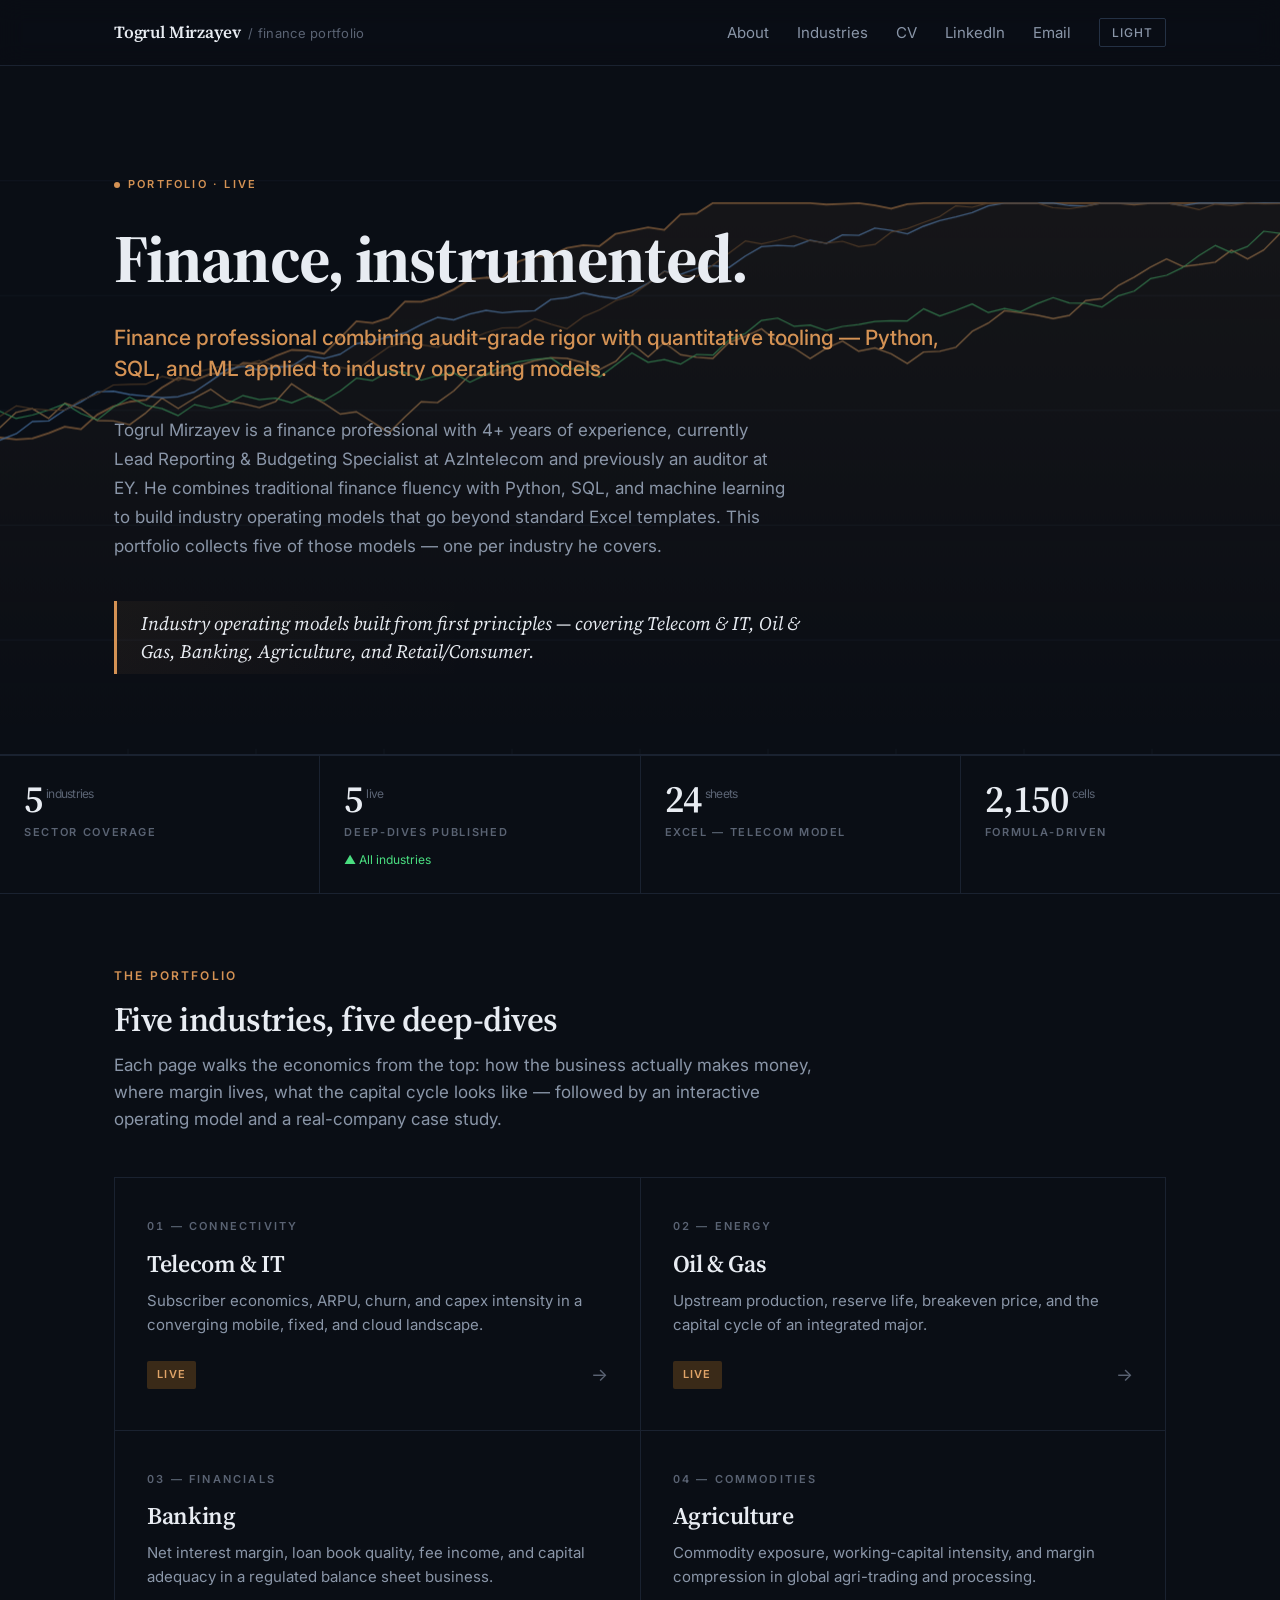
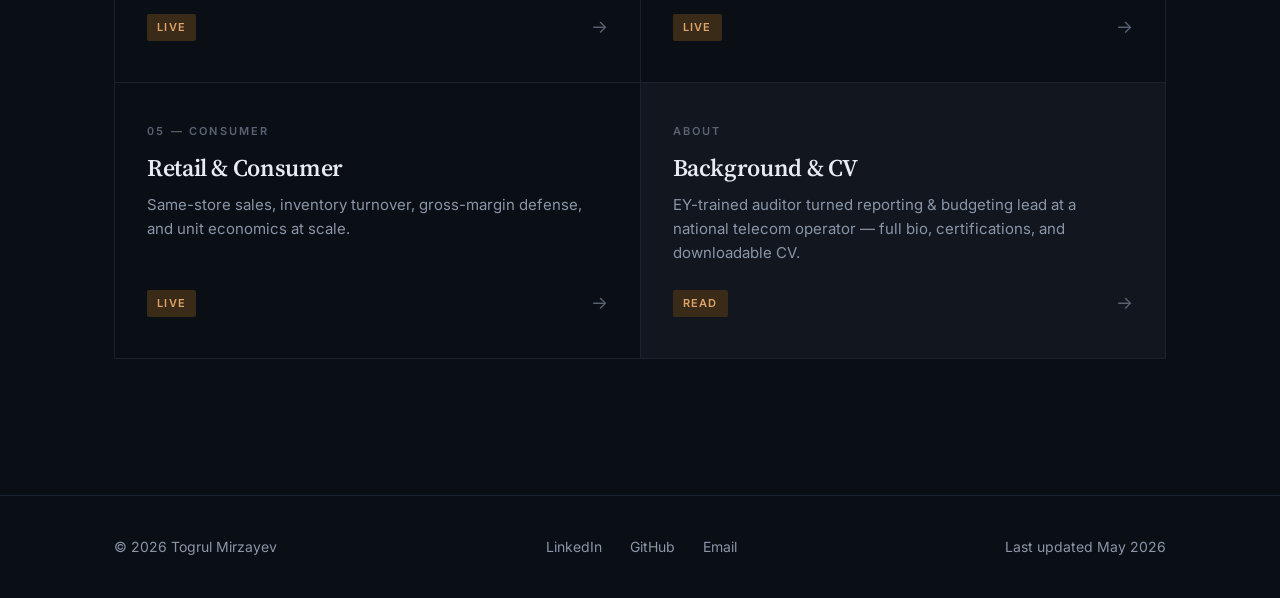
<file: index.html>
<!doctype html>
<html lang="en">
<head>
  <meta charset="utf-8">
  <meta name="viewport" content="width=device-width, initial-scale=1">
  <title>Togrul Mirzayev — Finance Portfolio</title>
  <meta name="description" content="Industry operating models built from first principles — covering Telecom &amp; IT, Oil &amp; Gas, Banking, Agriculture, and Retail/Consumer.">
  <link rel="stylesheet" href="assets/css/styles.css?v=3">
  <script src="assets/js/main.js?v=3"></script>
</head>
<body>

<header class="site-header">
  <div class="container">
    <a class="brand" href="index.html">Togrul Mirzayev<span class="brand-sub">/ finance portfolio</span></a>
    <nav class="nav" aria-label="Primary">
      <a href="about.html">About</a>
      <a href="industries/index.html">Industries</a>
      <a href="cv/cv.pdf" download="Togrul-Mirzayev-CV.pdf">CV</a>
      <a href="https://www.linkedin.com/in/togrul-mirzayev/" target="_blank" rel="noopener">LinkedIn</a>
      <a href="mailto:mutaliboglutogrul@gmail.com">Email</a>
      <button class="theme-toggle" type="button" aria-label="Toggle dark mode">Dark</button>
    </nav>
  </div>
</header>

<section class="hero">
  <canvas id="hero-chart" class="hero-canvas" aria-hidden="true"></canvas>
  <div class="container">
    <div class="eyebrow">Portfolio &middot; Live</div>
    <h1>Finance, instrumented.</h1>
    <p class="headline">Finance professional combining audit-grade rigor with quantitative tooling — Python, SQL, and ML applied to industry operating models.</p>
    <p class="bio">Togrul Mirzayev is a finance professional with 4+ years of experience, currently Lead Reporting &amp; Budgeting Specialist at AzIntelecom and previously an auditor at EY. He combines traditional finance fluency with Python, SQL, and machine learning to build industry operating models that go beyond standard Excel templates. This portfolio collects five of those models — one per industry he covers.</p>
    <div class="value-prop">
      <p>Industry operating models built from first principles — covering Telecom &amp; IT, Oil &amp; Gas, Banking, Agriculture, and Retail/Consumer.</p>
    </div>
  </div>
</section>

<section class="stats-bar" aria-label="Portfolio scope">
  <div class="stat">
    <div class="stat-value">5<span class="unit">industries</span></div>
    <div class="stat-label">Sector coverage</div>
  </div>
  <div class="stat">
    <div class="stat-value">5<span class="unit">live</span></div>
    <div class="stat-label">Deep-dives published</div>
    <div class="stat-trend">▲ All industries</div>
  </div>
  <div class="stat">
    <div class="stat-value">24<span class="unit">sheets</span></div>
    <div class="stat-label">Excel — Telecom model</div>
  </div>
  <div class="stat">
    <div class="stat-value">2,150<span class="unit">cells</span></div>
    <div class="stat-label">Formula-driven</div>
  </div>
</section>

<section id="industries">
  <div class="container">
    <div class="section-header">
      <div class="section-eyebrow">The portfolio</div>
      <h2 class="section-title">Five industries, five deep-dives</h2>
      <p class="section-lede">Each page walks the economics from the top: how the business actually makes money, where margin lives, what the capital cycle looks like — followed by an interactive operating model and a real-company case study.</p>
    </div>

    <div class="industry-grid">

      <a class="industry-card" href="industries/telecom-it/index.html">
        <div>
          <div class="sector">01 — Connectivity</div>
          <h3>Telecom &amp; IT</h3>
          <p>Subscriber economics, ARPU, churn, and capex intensity in a converging mobile, fixed, and cloud landscape.</p>
        </div>
        <div class="card-footer">
          <span class="status status-live">Live</span>
          <span class="arrow" aria-hidden="true">&rarr;</span>
        </div>
      </a>

      <a class="industry-card" href="industries/oil-gas/index.html">
        <div>
          <div class="sector">02 — Energy</div>
          <h3>Oil &amp; Gas</h3>
          <p>Upstream production, reserve life, breakeven price, and the capital cycle of an integrated major.</p>
        </div>
        <div class="card-footer">
          <span class="status status-live">Live</span>
          <span class="arrow" aria-hidden="true">&rarr;</span>
        </div>
      </a>

      <a class="industry-card" href="industries/banking/index.html">
        <div>
          <div class="sector">03 — Financials</div>
          <h3>Banking</h3>
          <p>Net interest margin, loan book quality, fee income, and capital adequacy in a regulated balance sheet business.</p>
        </div>
        <div class="card-footer">
          <span class="status status-live">Live</span>
          <span class="arrow" aria-hidden="true">&rarr;</span>
        </div>
      </a>

      <a class="industry-card" href="industries/agriculture/index.html">
        <div>
          <div class="sector">04 — Commodities</div>
          <h3>Agriculture</h3>
          <p>Commodity exposure, working-capital intensity, and margin compression in global agri-trading and processing.</p>
        </div>
        <div class="card-footer">
          <span class="status status-live">Live</span>
          <span class="arrow" aria-hidden="true">&rarr;</span>
        </div>
      </a>

      <a class="industry-card" href="industries/retail-consumer/index.html">
        <div>
          <div class="sector">05 — Consumer</div>
          <h3>Retail &amp; Consumer</h3>
          <p>Same-store sales, inventory turnover, gross-margin defense, and unit economics at scale.</p>
        </div>
        <div class="card-footer">
          <span class="status status-live">Live</span>
          <span class="arrow" aria-hidden="true">&rarr;</span>
        </div>
      </a>

      <a class="industry-card" href="about.html" style="background: var(--bg-elevated);">
        <div>
          <div class="sector">About</div>
          <h3>Background &amp; CV</h3>
          <p>EY-trained auditor turned reporting &amp; budgeting lead at a national telecom operator — full bio, certifications, and downloadable CV.</p>
        </div>
        <div class="card-footer">
          <span class="status status-live">Read</span>
          <span class="arrow" aria-hidden="true">&rarr;</span>
        </div>
      </a>

    </div>
  </div>
</section>

<footer class="site-footer">
  <div class="container">
    <div>&copy; 2026 Togrul Mirzayev</div>
    <div class="footer-links">
      <a href="https://www.linkedin.com/in/togrul-mirzayev/" target="_blank" rel="noopener">LinkedIn</a>
      <a href="https://github.com/jackiDefi" target="_blank" rel="noopener">GitHub</a>
      <a href="mailto:mutaliboglutogrul@gmail.com">Email</a>
    </div>
    <div>Last updated May 2026</div>
  </div>
</footer>

</body>
</html>
</file>
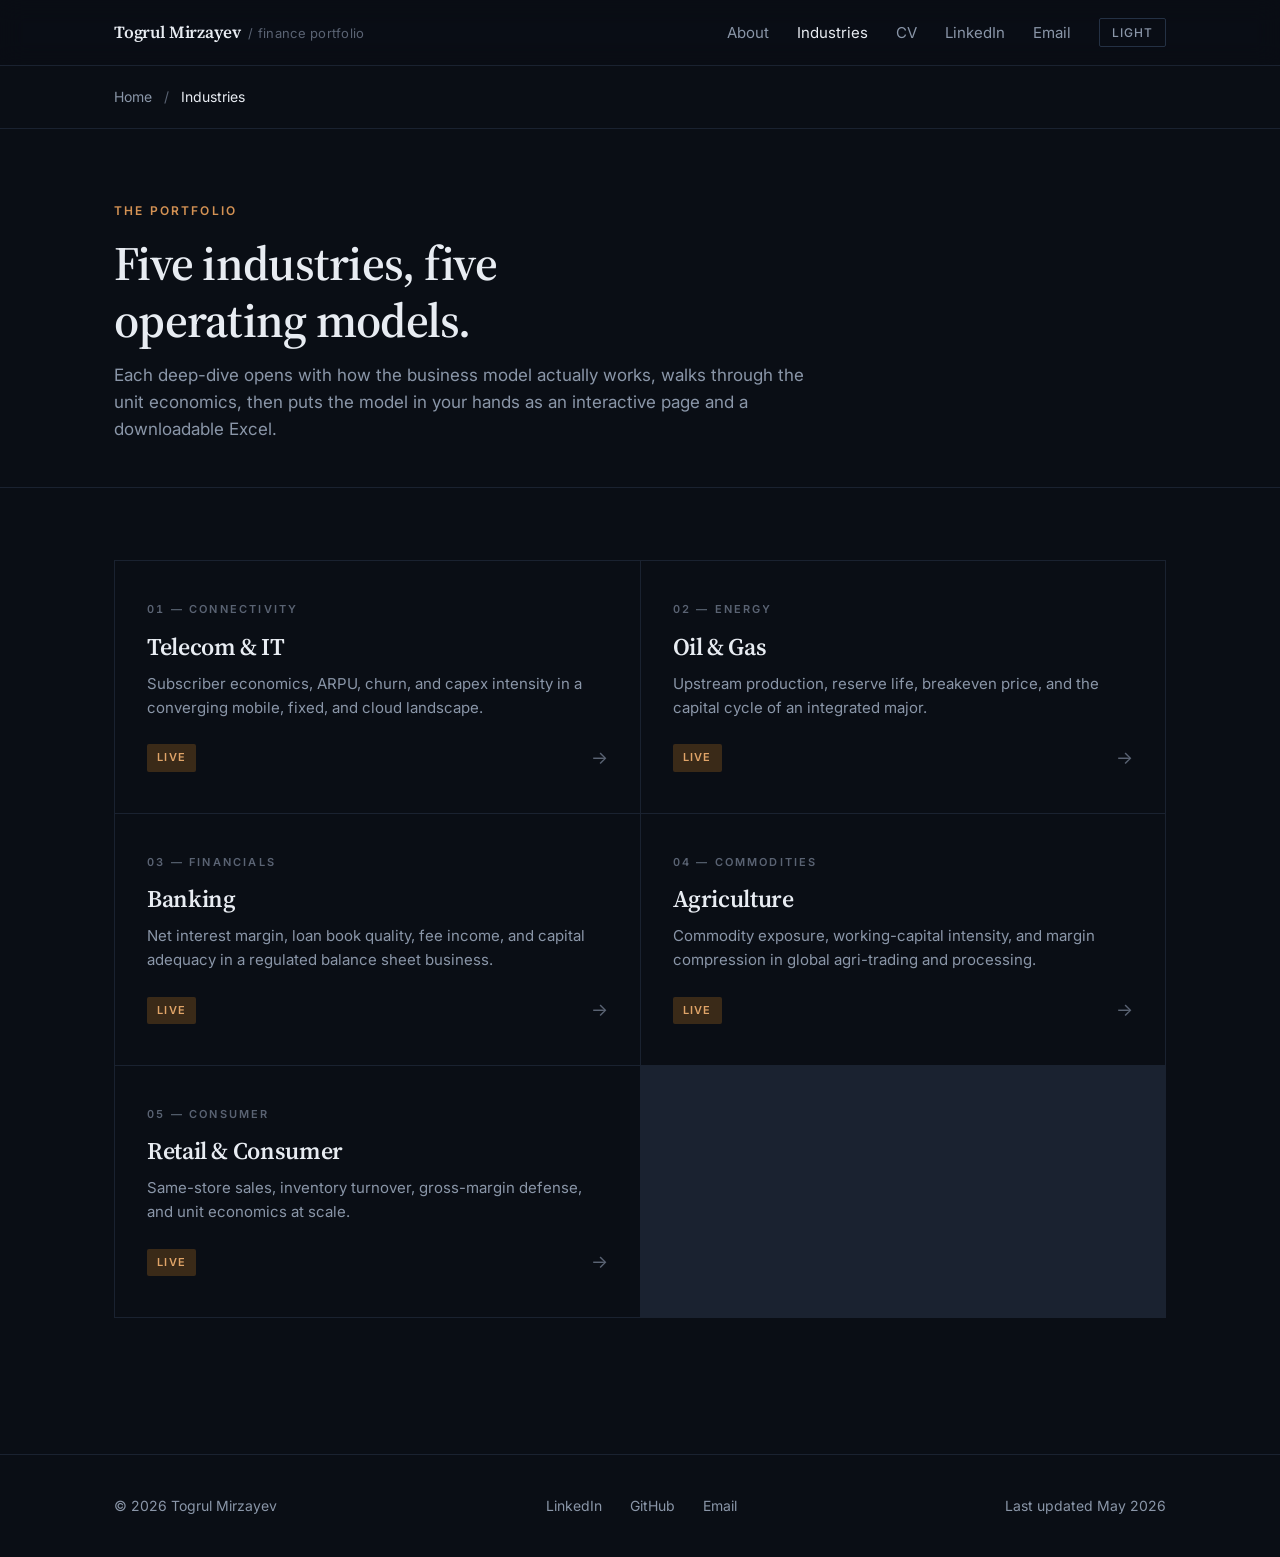
<file: industries/index.html>
<!doctype html>
<html lang="en">
<head>
  <meta charset="utf-8">
  <meta name="viewport" content="width=device-width, initial-scale=1">
  <title>Industries — Togrul Mirzayev</title>
  <meta name="description" content="Five industry operating models — Telecom &amp; IT, Oil &amp; Gas, Banking, Agriculture, and Retail/Consumer.">
  <link rel="stylesheet" href="../assets/css/styles.css?v=3">
  <script src="../assets/js/main.js?v=3"></script>
</head>
<body>

<header class="site-header">
  <div class="container">
    <a class="brand" href="../index.html">Togrul Mirzayev<span class="brand-sub">/ finance portfolio</span></a>
    <nav class="nav" aria-label="Primary">
      <a href="../about.html">About</a>
      <a href="index.html" class="active">Industries</a>
      <a href="../cv/cv.pdf" download="Togrul-Mirzayev-CV.pdf">CV</a>
      <a href="https://www.linkedin.com/in/togrul-mirzayev/" target="_blank" rel="noopener">LinkedIn</a>
      <a href="mailto:mutaliboglutogrul@gmail.com">Email</a>
      <button class="theme-toggle" type="button" aria-label="Toggle dark mode">Dark</button>
    </nav>
  </div>
</header>

<div class="breadcrumb">
  <div class="container">
    <a href="../index.html">Home</a>
    <span class="sep">/</span>
    <span class="current">Industries</span>
  </div>
</div>

<section class="page-header">
  <div class="container">
    <div class="eyebrow">The portfolio</div>
    <h1>Five industries, five operating models.</h1>
    <p class="subtitle">Each deep-dive opens with how the business model actually works, walks through the unit economics, then puts the model in your hands as an interactive page and a downloadable Excel.</p>
  </div>
</section>

<section>
  <div class="container">
    <div class="industry-grid">

      <a class="industry-card" href="telecom-it/index.html">
        <div>
          <div class="sector">01 &mdash; Connectivity</div>
          <h3>Telecom &amp; IT</h3>
          <p>Subscriber economics, ARPU, churn, and capex intensity in a converging mobile, fixed, and cloud landscape.</p>
        </div>
        <div class="card-footer">
          <span class="status status-live">Live</span>
          <span class="arrow" aria-hidden="true">&rarr;</span>
        </div>
      </a>

      <a class="industry-card" href="oil-gas/index.html">
        <div>
          <div class="sector">02 &mdash; Energy</div>
          <h3>Oil &amp; Gas</h3>
          <p>Upstream production, reserve life, breakeven price, and the capital cycle of an integrated major.</p>
        </div>
        <div class="card-footer">
          <span class="status status-live">Live</span>
          <span class="arrow" aria-hidden="true">&rarr;</span>
        </div>
      </a>

      <a class="industry-card" href="banking/index.html">
        <div>
          <div class="sector">03 &mdash; Financials</div>
          <h3>Banking</h3>
          <p>Net interest margin, loan book quality, fee income, and capital adequacy in a regulated balance sheet business.</p>
        </div>
        <div class="card-footer">
          <span class="status status-live">Live</span>
          <span class="arrow" aria-hidden="true">&rarr;</span>
        </div>
      </a>

      <a class="industry-card" href="agriculture/index.html">
        <div>
          <div class="sector">04 &mdash; Commodities</div>
          <h3>Agriculture</h3>
          <p>Commodity exposure, working-capital intensity, and margin compression in global agri-trading and processing.</p>
        </div>
        <div class="card-footer">
          <span class="status status-live">Live</span>
          <span class="arrow" aria-hidden="true">&rarr;</span>
        </div>
      </a>

      <a class="industry-card" href="retail-consumer/index.html">
        <div>
          <div class="sector">05 &mdash; Consumer</div>
          <h3>Retail &amp; Consumer</h3>
          <p>Same-store sales, inventory turnover, gross-margin defense, and unit economics at scale.</p>
        </div>
        <div class="card-footer">
          <span class="status status-live">Live</span>
          <span class="arrow" aria-hidden="true">&rarr;</span>
        </div>
      </a>

    </div>
  </div>
</section>

<footer class="site-footer">
  <div class="container">
    <div>&copy; 2026 Togrul Mirzayev</div>
    <div class="footer-links">
      <a href="https://www.linkedin.com/in/togrul-mirzayev/" target="_blank" rel="noopener">LinkedIn</a>
      <a href="https://github.com/jackiDefi" target="_blank" rel="noopener">GitHub</a>
      <a href="mailto:mutaliboglutogrul@gmail.com">Email</a>
    </div>
    <div>Last updated May 2026</div>
  </div>
</footer>

</body>
</html>
</file>
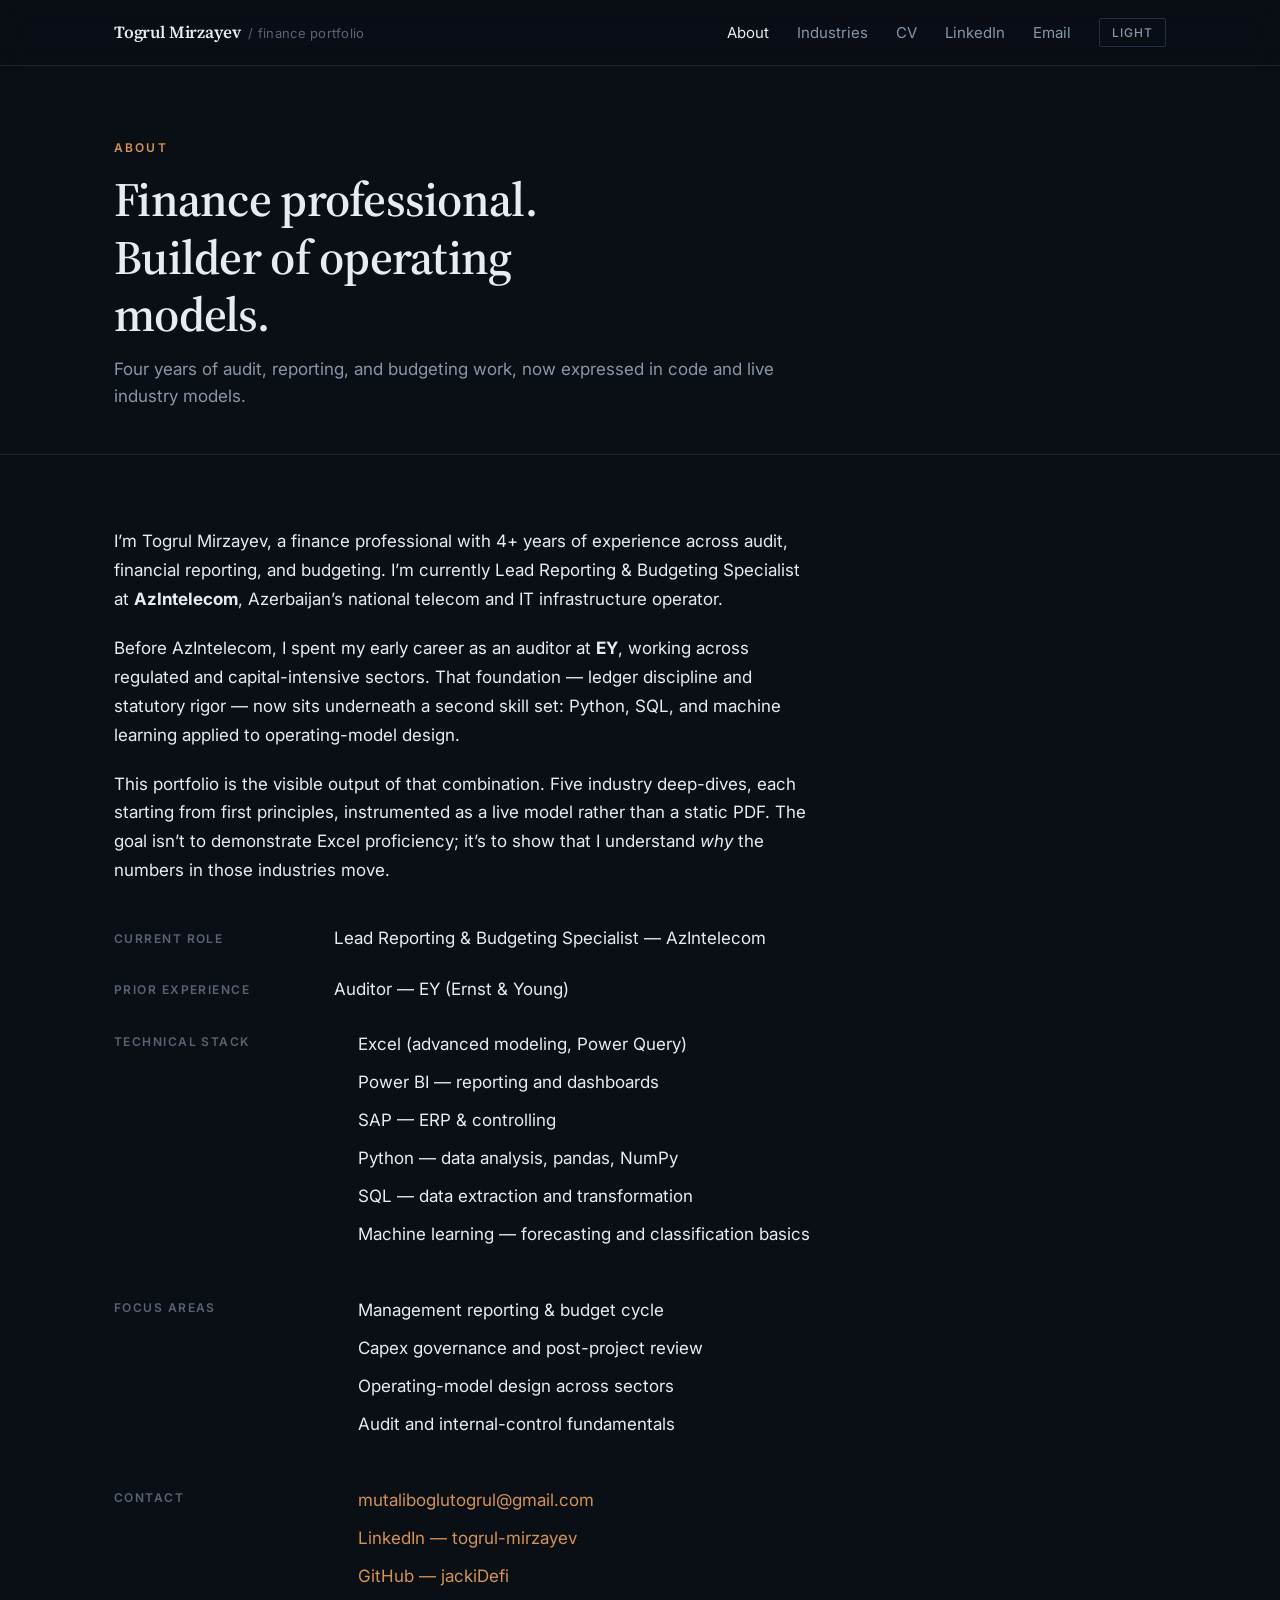
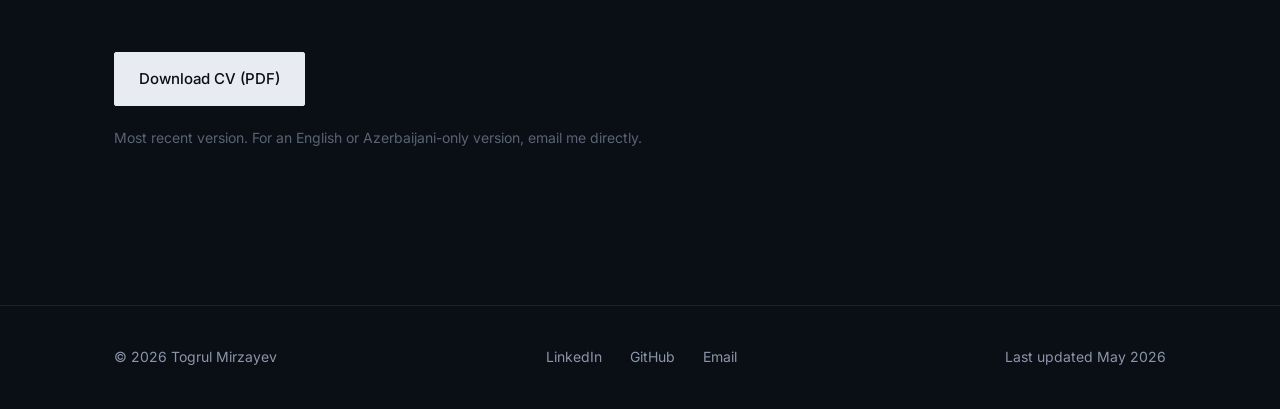
<file: about.html>
<!doctype html>
<html lang="en">
<head>
  <meta charset="utf-8">
  <meta name="viewport" content="width=device-width, initial-scale=1">
  <title>About — Togrul Mirzayev</title>
  <meta name="description" content="Background, experience, and contact for Togrul Mirzayev — Lead Reporting &amp; Budgeting Specialist at AzIntelecom, ex-EY auditor.">
  <link rel="stylesheet" href="assets/css/styles.css?v=3">
  <script src="assets/js/main.js?v=3"></script>
</head>
<body>

<header class="site-header">
  <div class="container">
    <a class="brand" href="index.html">Togrul Mirzayev<span class="brand-sub">/ finance portfolio</span></a>
    <nav class="nav" aria-label="Primary">
      <a href="about.html" class="active">About</a>
      <a href="industries/index.html">Industries</a>
      <a href="cv/cv.pdf" download="Togrul-Mirzayev-CV.pdf">CV</a>
      <a href="https://www.linkedin.com/in/togrul-mirzayev/" target="_blank" rel="noopener">LinkedIn</a>
      <a href="mailto:mutaliboglutogrul@gmail.com">Email</a>
      <button class="theme-toggle" type="button" aria-label="Toggle dark mode">Dark</button>
    </nav>
  </div>
</header>

<section class="page-header">
  <div class="container">
    <div class="eyebrow">About</div>
    <h1>Finance professional. Builder of operating models.</h1>
    <p class="subtitle">Four years of audit, reporting, and budgeting work, now expressed in code and live industry models.</p>
  </div>
</section>

<section>
  <div class="container">
    <div class="prose">
      <p>I&rsquo;m Togrul Mirzayev, a finance professional with 4+ years of experience across audit, financial reporting, and budgeting. I&rsquo;m currently Lead Reporting &amp; Budgeting Specialist at <strong>AzIntelecom</strong>, Azerbaijan&rsquo;s national telecom and IT infrastructure operator.</p>

      <p>Before AzIntelecom, I spent my early career as an auditor at <strong>EY</strong>, working across regulated and capital-intensive sectors. That foundation &mdash; ledger discipline and statutory rigor &mdash; now sits underneath a second skill set: Python, SQL, and machine learning applied to operating-model design.</p>

      <p>This portfolio is the visible output of that combination. Five industry deep-dives, each starting from first principles, instrumented as a live model rather than a static PDF. The goal isn&rsquo;t to demonstrate Excel proficiency; it&rsquo;s to show that I understand <em>why</em> the numbers in those industries move.</p>

      <dl class="detail-grid">
        <dt>Current role</dt>
        <dd>Lead Reporting &amp; Budgeting Specialist &mdash; AzIntelecom</dd>

        <dt>Prior experience</dt>
        <dd>Auditor &mdash; EY (Ernst &amp; Young)</dd>

        <dt>Technical stack</dt>
        <dd>
          <ul>
            <li>Excel (advanced modeling, Power Query)</li>
            <li>Power BI &mdash; reporting and dashboards</li>
            <li>SAP &mdash; ERP &amp; controlling</li>
            <li>Python &mdash; data analysis, pandas, NumPy</li>
            <li>SQL &mdash; data extraction and transformation</li>
            <li>Machine learning &mdash; forecasting and classification basics</li>
          </ul>
        </dd>

        <dt>Focus areas</dt>
        <dd>
          <ul>
            <li>Management reporting &amp; budget cycle</li>
            <li>Capex governance and post-project review</li>
            <li>Operating-model design across sectors</li>
            <li>Audit and internal-control fundamentals</li>
          </ul>
        </dd>

        <dt>Contact</dt>
        <dd>
          <ul>
            <li><a href="mailto:mutaliboglutogrul@gmail.com">mutaliboglutogrul@gmail.com</a></li>
            <li><a href="https://www.linkedin.com/in/togrul-mirzayev/" target="_blank" rel="noopener">LinkedIn &mdash; togrul-mirzayev</a></li>
            <li><a href="https://github.com/jackiDefi" target="_blank" rel="noopener">GitHub &mdash; jackiDefi</a></li>
          </ul>
        </dd>
      </dl>

      <p style="margin-top: 2.5rem;">
        <a class="btn" href="cv/cv.pdf" download="Togrul-Mirzayev-CV.pdf">Download CV (PDF)</a>
      </p>
      <p style="font-size: 0.875rem; color: var(--text-subtle); margin-top: 0.75rem;">
        Most recent version. For an English or Azerbaijani-only version, email me directly.
      </p>
    </div>
  </div>
</section>

<footer class="site-footer">
  <div class="container">
    <div>&copy; 2026 Togrul Mirzayev</div>
    <div class="footer-links">
      <a href="https://www.linkedin.com/in/togrul-mirzayev/" target="_blank" rel="noopener">LinkedIn</a>
      <a href="https://github.com/jackiDefi" target="_blank" rel="noopener">GitHub</a>
      <a href="mailto:mutaliboglutogrul@gmail.com">Email</a>
    </div>
    <div>Last updated May 2026</div>
  </div>
</footer>

</body>
</html>
</file>
<file: assets/css/styles.css>
/* ---------------------------------------------------------------
   Togrul Mirzayev — Finance Portfolio
   Single shared stylesheet. Editorial / restrained.
--------------------------------------------------------------- */

@import url('https://fonts.googleapis.com/css2?family=Inter:wght@400;500;600;700&family=Source+Serif+4:opsz,wght@8..60,400;8..60,500;8..60,600;8..60,700&display=swap');

/* DEFAULT = DARK — premium finance terminal aesthetic.
   Light theme is opt-in via .theme-toggle (sets data-theme="light"). */

:root {
  --bg:                  #0a0e15;   /* very dark — slight blue tint, not pure black */
  --bg-elevated:         #11161f;
  --bg-card:             #0f141c;
  --text:                #e8ecf2;   /* off-white — easier on eyes than pure white */
  --text-muted:          #8a96a8;
  --text-subtle:         #5a6373;
  --accent:              #d49254;   /* warm copper — Bloomberg-ish, sophisticated */
  --accent-bright:       #e8a866;
  --accent-hover:        #e0a468;
  --accent-muted:        #8a5e34;
  --accent-secondary:    #6fb3ff;   /* subtle blue for links / chart accents */
  --border:              #1a2230;
  --border-strong:       #243144;
  --hover-bg:            #131b27;
  --status-progress-bg:  #1a2230;
  --status-progress-text:#8a96a8;
  --status-live-bg:      #3a2a18;
  --status-live-text:    #e0a468;
  --negative:            #f87171;
  --positive:            #4ade80;
  --grid-line:           #161e2a;   /* very subtle grid for canvas backgrounds */
}

[data-theme="light"] {
  --bg:                  #fafaf7;
  --bg-elevated:         #ffffff;
  --bg-card:             #ffffff;
  --text:                #0a1828;
  --text-muted:          #5a6573;
  --text-subtle:         #8a96a8;
  --accent:              #b87333;
  --accent-bright:       #c98441;
  --accent-hover:        #a16429;
  --accent-muted:        #d4a47a;
  --accent-secondary:    #2563eb;
  --border:              #e5e3dc;
  --border-strong:       #d4d2c8;
  --hover-bg:            #f1efe6;
  --status-progress-bg:  #ebe8e0;
  --status-progress-text:#5a6573;
  --status-live-bg:      #f3e4d3;
  --status-live-text:    #8a5524;
  --negative:            #c0392b;
  --positive:            #2c7a3e;
  --grid-line:           #ece9df;
}

* { box-sizing: border-box; margin: 0; padding: 0; }
html { scroll-behavior: smooth; }

body {
  font-family: 'Inter', -apple-system, BlinkMacSystemFont, 'Segoe UI', sans-serif;
  background: var(--bg);
  color: var(--text);
  line-height: 1.6;
  font-size: 16px;
  -webkit-font-smoothing: antialiased;
  -moz-osx-font-smoothing: grayscale;
  transition: background-color 0.2s ease, color 0.2s ease;
}

h1, h2, h3, h4, h5, h6 {
  font-family: 'Source Serif 4', 'Source Serif Pro', Georgia, serif;
  font-weight: 600;
  letter-spacing: -0.015em;
  line-height: 1.2;
  color: var(--text);
}

a { color: var(--accent); text-decoration: none; }
a:hover { color: var(--accent-hover); }

.container {
  max-width: 1100px;
  margin: 0 auto;
  padding: 0 1.5rem;
}
.container-narrow {
  max-width: 720px;
  margin: 0 auto;
  padding: 0 1.5rem;
}

/* ----- Header ----- */
.site-header {
  border-bottom: 1px solid var(--border);
  padding: 1.125rem 0;
  background: rgba(10, 14, 21, 0.85);
  backdrop-filter: saturate(180%) blur(12px);
  -webkit-backdrop-filter: saturate(180%) blur(12px);
  position: sticky;
  top: 0;
  z-index: 10;
}
[data-theme="light"] .site-header {
  background: rgba(250, 250, 247, 0.85);
}
.site-header .container {
  display: flex;
  align-items: center;
  justify-content: space-between;
  gap: 2rem;
}
.brand {
  font-family: 'Source Serif 4', Georgia, serif;
  font-weight: 600;
  font-size: 1.0625rem;
  color: var(--text);
  letter-spacing: -0.01em;
}
.brand:hover { color: var(--accent); }
.brand-sub {
  font-family: 'Inter', sans-serif;
  font-weight: 400;
  font-size: 0.8125rem;
  color: var(--text-subtle);
  margin-left: 0.5rem;
  letter-spacing: 0.02em;
}

.nav {
  display: flex;
  align-items: center;
  gap: 1.75rem;
  font-size: 0.9375rem;
}
.nav a {
  color: var(--text-muted);
  transition: color 0.15s ease;
}
.nav a:hover, .nav a.active { color: var(--text); }

.theme-toggle {
  background: none;
  border: 1px solid var(--border-strong);
  color: var(--text-muted);
  padding: 0.375rem 0.75rem;
  font-family: inherit;
  font-size: 0.75rem;
  cursor: pointer;
  border-radius: 2px;
  letter-spacing: 0.08em;
  text-transform: uppercase;
  font-weight: 500;
  transition: color 0.15s ease, border-color 0.15s ease;
}
.theme-toggle:hover { color: var(--text); border-color: var(--text-muted); }

/* ----- Hero ----- */
.hero {
  position: relative;
  padding: 6.5rem 0 5rem;
  border-bottom: 1px solid var(--border);
  overflow: hidden;
  isolation: isolate;
}
.hero-canvas {
  position: absolute;
  inset: 0;
  width: 100%;
  height: 100%;
  z-index: 0;
  opacity: 0.55;
  pointer-events: none;
}
.hero .container {
  position: relative;
  z-index: 1;
}
.hero .eyebrow {
  font-size: 0.6875rem;
  text-transform: uppercase;
  letter-spacing: 0.2em;
  color: var(--accent);
  margin-bottom: 1.5rem;
  font-weight: 600;
  display: inline-flex;
  align-items: center;
  gap: 0.5rem;
}
.hero .eyebrow::before {
  content: '';
  display: inline-block;
  width: 6px;
  height: 6px;
  background: var(--accent);
  border-radius: 50%;
  animation: pulse 2.4s ease-in-out infinite;
}
@keyframes pulse {
  0%, 100% { opacity: 1; transform: scale(1); }
  50%      { opacity: 0.4; transform: scale(1.4); }
}
.hero h1 {
  font-size: clamp(2.5rem, 6vw, 4.25rem);
  margin-bottom: 1.5rem;
  max-width: 22ch;
  letter-spacing: -0.025em;
  font-weight: 700;
}
.hero .headline {
  font-size: clamp(1.0625rem, 1.8vw, 1.3125rem);
  color: var(--accent);
  font-weight: 500;
  margin-bottom: 2rem;
  max-width: 52rem;
  line-height: 1.45;
}
.hero .bio {
  font-size: 1.0625rem;
  color: var(--text-muted);
  max-width: 42rem;
  line-height: 1.7;
}
.value-prop {
  border-left: 3px solid var(--accent);
  padding: 0.5rem 0 0.5rem 1.5rem;
  margin-top: 2.5rem;
  max-width: 44rem;
  background: linear-gradient(90deg, rgba(212, 146, 84, 0.06), transparent 50%);
}
.value-prop p {
  font-family: 'Source Serif 4', Georgia, serif;
  font-size: 1.1875rem;
  font-style: italic;
  color: var(--text);
  line-height: 1.5;
}

/* ----- Stats bar (under hero) ----- */
.stats-bar {
  display: grid;
  grid-template-columns: repeat(4, 1fr);
  gap: 1px;
  background: var(--border);
  border-top: 1px solid var(--border);
  border-bottom: 1px solid var(--border);
  padding: 0;       /* override section { padding: 4.5rem 0 } */
}
.stat {
  background: var(--bg);
  padding: 1.5rem 1.5rem;
  display: flex;
  flex-direction: column;
  gap: 0.375rem;
}
.stat-value {
  font-family: 'Source Serif 4', Georgia, serif;
  font-size: clamp(1.75rem, 3vw, 2.5rem);
  font-weight: 600;
  color: var(--text);
  font-variant-numeric: tabular-nums;
  letter-spacing: -0.02em;
  line-height: 1;
}
.stat-value .unit {
  font-family: 'Inter', sans-serif;
  font-size: 0.75rem;
  font-weight: 400;
  color: var(--text-subtle);
  margin-left: 0.25rem;
  vertical-align: super;
}
.stat-label {
  font-size: 0.6875rem;
  text-transform: uppercase;
  letter-spacing: 0.15em;
  color: var(--text-subtle);
  font-weight: 600;
}
.stat-trend {
  font-size: 0.75rem;
  color: var(--positive);
  font-variant-numeric: tabular-nums;
  margin-top: 0.125rem;
}
@media (max-width: 768px) {
  .stats-bar { grid-template-columns: repeat(2, 1fr); }
}

/* ----- Section ----- */
section { padding: 4.5rem 0; }
.section-header { margin-bottom: 2.75rem; }
.section-eyebrow {
  font-size: 0.75rem;
  text-transform: uppercase;
  letter-spacing: 0.18em;
  color: var(--accent);
  margin-bottom: 0.875rem;
  font-weight: 600;
  font-family: 'Inter', sans-serif;
}
.section-title {
  font-size: clamp(1.625rem, 3vw, 2.125rem);
  margin-bottom: 0.75rem;
}
.section-lede {
  color: var(--text-muted);
  max-width: 44rem;
  font-size: 1.0625rem;
}

/* ----- Industry grid ----- */
.industry-grid {
  display: grid;
  grid-template-columns: repeat(2, 1fr);
  gap: 1px;
  background: var(--border);
  border: 1px solid var(--border);
}
.industry-card {
  background: var(--bg);
  padding: 2.5rem 2rem;
  color: inherit;
  display: flex;
  flex-direction: column;
  justify-content: space-between;
  min-height: 220px;
  transition: background 0.2s ease, border-color 0.2s ease;
  position: relative;
  overflow: hidden;
}
.industry-card::before {
  content: '';
  position: absolute;
  inset: 0;
  background: linear-gradient(135deg, rgba(212, 146, 84, 0.04) 0%, transparent 60%);
  opacity: 0;
  transition: opacity 0.3s ease;
  pointer-events: none;
}
.industry-card:hover { background: var(--hover-bg); color: inherit; }
.industry-card:hover::before { opacity: 1; }
.industry-card h3 {
  font-size: 1.5rem;
  margin-bottom: 0.625rem;
  letter-spacing: -0.015em;
  position: relative;
}
.industry-card .sector {
  font-size: 0.6875rem;
  text-transform: uppercase;
  letter-spacing: 0.2em;
  color: var(--text-subtle);
  margin-bottom: 0.875rem;
  font-weight: 600;
  font-variant-numeric: tabular-nums;
  position: relative;
}
.industry-card p {
  color: var(--text-muted);
  font-size: 0.9375rem;
  margin-bottom: 1.5rem;
  line-height: 1.6;
  position: relative;
}
.industry-card .card-footer {
  display: flex;
  align-items: center;
  justify-content: space-between;
  margin-top: auto;
  position: relative;
}
.industry-card .arrow {
  color: var(--text-subtle);
  font-size: 1.125rem;
  transition: transform 0.2s ease, color 0.2s ease;
}
.industry-card:hover .arrow {
  transform: translateX(6px);
  color: var(--accent);
}

.status {
  display: inline-block;
  font-size: 0.6875rem;
  font-weight: 600;
  text-transform: uppercase;
  letter-spacing: 0.12em;
  padding: 0.3125rem 0.625rem;
  border-radius: 2px;
  font-family: 'Inter', sans-serif;
}
.status-progress {
  background: var(--status-progress-bg);
  color: var(--status-progress-text);
}
.status-live {
  background: var(--status-live-bg);
  color: var(--status-live-text);
}

/* ----- Page header (about / industries / individual) ----- */
.page-header {
  padding: 4.5rem 0 2.75rem;
  border-bottom: 1px solid var(--border);
}
.page-header .eyebrow {
  font-size: 0.75rem;
  text-transform: uppercase;
  letter-spacing: 0.18em;
  color: var(--accent);
  margin-bottom: 0.875rem;
  font-weight: 600;
}
.page-header h1 {
  font-size: clamp(2rem, 4.5vw, 3rem);
  margin-bottom: 0.75rem;
  max-width: 22ch;
}
.page-header .subtitle {
  color: var(--text-muted);
  font-size: 1.0625rem;
  max-width: 44rem;
}

/* ----- Prose ----- */
.prose {
  max-width: 44rem;
  font-size: 1.0625rem;
}
.prose p {
  margin-bottom: 1.25rem;
  color: var(--text);
  line-height: 1.7;
}
.prose h2 {
  font-size: 1.5rem;
  margin: 2.75rem 0 1rem;
}
.prose h3 {
  font-size: 1.1875rem;
  margin: 2rem 0 0.75rem;
}
.prose ul, .prose ol {
  margin: 0 0 1.25rem 1.5rem;
  color: var(--text);
}
.prose li { margin-bottom: 0.375rem; line-height: 1.65; }

/* ----- Detail list (about page) ----- */
.detail-grid {
  display: grid;
  grid-template-columns: 180px 1fr;
  gap: 1.5rem 2.5rem;
  margin: 2.5rem 0;
  max-width: 44rem;
}
.detail-grid dt {
  font-size: 0.75rem;
  text-transform: uppercase;
  letter-spacing: 0.12em;
  color: var(--text-subtle);
  padding-top: 0.25rem;
  font-weight: 600;
}
.detail-grid dd { color: var(--text); }
.detail-grid dd ul { list-style: none; }
.detail-grid dd li { padding: 0.125rem 0; }

/* ----- Buttons ----- */
.btn {
  display: inline-block;
  background: var(--text);
  color: var(--bg);
  padding: 0.8125rem 1.5rem;
  font-weight: 500;
  font-size: 0.9375rem;
  border-radius: 2px;
  transition: background 0.15s ease;
  border: 1px solid var(--text);
  cursor: pointer;
  font-family: inherit;
}
.btn:hover { background: var(--accent); border-color: var(--accent); color: var(--bg); }
.btn-outline {
  background: transparent;
  color: var(--text);
}
.btn-outline:hover { background: var(--text); color: var(--bg); }

/* ----- Breadcrumb ----- */
.breadcrumb {
  padding: 1.25rem 0;
  font-size: 0.875rem;
  color: var(--text-muted);
  border-bottom: 1px solid var(--border);
}
.breadcrumb a { color: var(--text-muted); }
.breadcrumb a:hover { color: var(--text); }
.breadcrumb .sep { margin: 0 0.5rem; color: var(--text-subtle); }
.breadcrumb .current { color: var(--text); }

/* ----- Coming soon block ----- */
.coming-soon {
  padding: 6rem 0;
  text-align: center;
}
.coming-soon .eyebrow {
  display: inline-block;
  font-size: 0.75rem;
  text-transform: uppercase;
  letter-spacing: 0.18em;
  color: var(--accent);
  margin-bottom: 1.5rem;
  font-weight: 600;
}
.coming-soon h1 {
  font-size: clamp(2rem, 4vw, 2.75rem);
  margin-bottom: 1rem;
}
.coming-soon p {
  color: var(--text-muted);
  max-width: 36rem;
  margin: 0 auto 2rem;
  font-size: 1.0625rem;
}
.coming-soon .scope {
  max-width: 36rem;
  margin: 2.5rem auto 0;
  text-align: left;
  padding: 1.75rem;
  border: 1px solid var(--border);
  border-radius: 2px;
}
.coming-soon .scope h3 {
  font-size: 0.75rem;
  text-transform: uppercase;
  letter-spacing: 0.15em;
  color: var(--accent);
  margin-bottom: 1rem;
  font-weight: 600;
  font-family: 'Inter', sans-serif;
}
.coming-soon .scope ul {
  list-style: none;
  color: var(--text);
}
.coming-soon .scope li {
  padding: 0.5rem 0;
  border-bottom: 1px solid var(--border);
  font-size: 0.9375rem;
}
.coming-soon .scope li:last-child { border-bottom: none; }

/* ----- Footer ----- */
.site-footer {
  border-top: 1px solid var(--border);
  padding: 2.5rem 0;
  margin-top: 4rem;
  font-size: 0.875rem;
  color: var(--text-muted);
}
.site-footer .container {
  display: flex;
  justify-content: space-between;
  align-items: center;
  flex-wrap: wrap;
  gap: 1rem;
}
.footer-links {
  display: flex;
  gap: 1.75rem;
}
.footer-links a { color: var(--text-muted); }
.footer-links a:hover { color: var(--text); }

/* ----- Tabular numbers ----- */
.num, td.num, .num td, .tabular {
  font-variant-numeric: tabular-nums;
}

/* ----- Interactive operating model ----- */
.model {
  display: grid;
  grid-template-columns: 340px 1fr;
  gap: 2.5rem;
  margin: 2rem 0;
  align-items: start;
}
.model-inputs {
  background: var(--bg);
  border: 1px solid var(--border);
  padding: 1.75rem 1.5rem;
  position: sticky;
  top: 5rem;
}
.model-inputs h3 {
  font-size: 0.75rem;
  text-transform: uppercase;
  letter-spacing: 0.15em;
  color: var(--accent);
  margin-bottom: 1.25rem;
  font-weight: 600;
  font-family: 'Inter', sans-serif;
}
.input-group {
  display: block;
  margin-bottom: 1rem;
}
.input-group:last-of-type { margin-bottom: 0.5rem; }
.input-group label {
  display: flex;
  justify-content: space-between;
  align-items: baseline;
  font-size: 0.8125rem;
  color: var(--text-muted);
  margin-bottom: 0.375rem;
}
.input-group label .unit {
  color: var(--text-subtle);
  font-size: 0.75rem;
}
.input-group .value-display {
  font-variant-numeric: tabular-nums;
  color: var(--text);
  font-weight: 600;
  font-size: 0.9375rem;
}
.input-group input[type="range"] {
  width: 100%;
  -webkit-appearance: none;
  appearance: none;
  height: 4px;
  background: var(--border-strong);
  border-radius: 2px;
  outline: none;
  margin: 0.25rem 0;
}
.input-group input[type="range"]::-webkit-slider-thumb {
  -webkit-appearance: none;
  appearance: none;
  width: 16px;
  height: 16px;
  background: var(--accent);
  border-radius: 50%;
  cursor: pointer;
  transition: transform 0.1s ease;
}
.input-group input[type="range"]::-webkit-slider-thumb:hover { transform: scale(1.15); }
.input-group input[type="range"]::-moz-range-thumb {
  width: 16px;
  height: 16px;
  background: var(--accent);
  border-radius: 50%;
  cursor: pointer;
  border: none;
}
.input-divider {
  border-top: 1px solid var(--border);
  margin: 1.25rem 0;
}
.input-section-label {
  font-size: 0.6875rem;
  text-transform: uppercase;
  letter-spacing: 0.12em;
  color: var(--text-subtle);
  margin-bottom: 0.75rem;
  font-weight: 600;
}
.btn-reset {
  margin-top: 1.25rem;
  width: 100%;
  background: transparent;
  color: var(--text-muted);
  border: 1px solid var(--border-strong);
  padding: 0.5rem 1rem;
  font-size: 0.8125rem;
  font-family: inherit;
  cursor: pointer;
  border-radius: 2px;
  transition: color 0.15s ease, border-color 0.15s ease;
}
.btn-reset:hover { color: var(--text); border-color: var(--text-muted); }

.model-outputs {
  min-width: 0;
}

/* ----- Forecast tables ----- */
.fin-table {
  width: 100%;
  border-collapse: collapse;
  font-size: 0.875rem;
  font-variant-numeric: tabular-nums;
  margin-bottom: 1.5rem;
}
.fin-table caption {
  text-align: left;
  font-size: 0.6875rem;
  text-transform: uppercase;
  letter-spacing: 0.15em;
  color: var(--accent);
  font-weight: 600;
  font-family: 'Inter', sans-serif;
  padding-bottom: 0.75rem;
  caption-side: top;
}
.fin-table thead th {
  text-align: right;
  padding: 0.625rem 0.75rem;
  font-size: 0.75rem;
  font-weight: 600;
  color: var(--text-subtle);
  text-transform: uppercase;
  letter-spacing: 0.08em;
  border-bottom: 1px solid var(--border-strong);
}
.fin-table thead th:first-child {
  text-align: left;
  color: var(--text-muted);
}
.fin-table tbody td {
  padding: 0.5rem 0.75rem;
  text-align: right;
  border-bottom: 1px solid var(--border);
  color: var(--text);
}
.fin-table tbody td:first-child {
  text-align: left;
  color: var(--text-muted);
  font-weight: 500;
}
.fin-table tbody tr.subtotal td {
  border-top: 1px solid var(--border-strong);
  border-bottom: 1px solid var(--border-strong);
  font-weight: 600;
  background: var(--hover-bg);
}
.fin-table tbody tr.subtotal td:first-child { color: var(--text); }
.fin-table .negative { color: var(--negative); }

/* ----- DCF summary box ----- */
.dcf-summary {
  display: grid;
  grid-template-columns: repeat(4, 1fr);
  gap: 1px;
  background: var(--border);
  border: 1px solid var(--border);
  margin: 1.5rem 0 2rem;
}
.dcf-cell {
  background: var(--bg);
  padding: 1.25rem 1rem;
}
.dcf-cell .label {
  font-size: 0.6875rem;
  text-transform: uppercase;
  letter-spacing: 0.12em;
  color: var(--text-subtle);
  margin-bottom: 0.375rem;
  font-weight: 600;
}
.dcf-cell .figure {
  font-size: 1.5rem;
  font-weight: 600;
  font-family: 'Source Serif 4', Georgia, serif;
  font-variant-numeric: tabular-nums;
  letter-spacing: -0.01em;
  color: var(--text);
}
.dcf-cell .unit {
  display: block;
  font-size: 0.75rem;
  color: var(--text-subtle);
  margin-top: 0.25rem;
  font-family: 'Inter', sans-serif;
  font-weight: 400;
}

/* ----- Chart containers ----- */
.chart-row {
  display: grid;
  grid-template-columns: 1fr 1fr;
  gap: 1.5rem;
  margin-bottom: 2rem;
}
.chart-container {
  background: var(--bg);
  border: 1px solid var(--border);
  padding: 1.25rem;
}
.chart-container h4 {
  font-size: 0.6875rem;
  text-transform: uppercase;
  letter-spacing: 0.15em;
  color: var(--accent);
  margin-bottom: 1rem;
  font-weight: 600;
  font-family: 'Inter', sans-serif;
}
.chart-container .canvas-wrap {
  position: relative;
  height: 220px;
}

/* ----- Comparison table (case study) ----- */
.compare-table {
  width: 100%;
  border-collapse: collapse;
  font-size: 0.9375rem;
  font-variant-numeric: tabular-nums;
  margin: 1.5rem 0;
}
.compare-table th, .compare-table td {
  padding: 0.875rem 1rem;
  border-bottom: 1px solid var(--border);
  text-align: right;
}
.compare-table th { color: var(--text-subtle); font-weight: 600; font-size: 0.75rem; text-transform: uppercase; letter-spacing: 0.1em; }
.compare-table th:first-child, .compare-table td:first-child { text-align: left; color: var(--text-muted); }

/* ----- Source / assumption pill ----- */
.tag {
  display: inline-block;
  font-size: 0.6875rem;
  text-transform: uppercase;
  letter-spacing: 0.1em;
  padding: 0.1875rem 0.5rem;
  border-radius: 2px;
  font-weight: 600;
  margin-left: 0.5rem;
  vertical-align: middle;
}
.tag-source { background: var(--status-progress-bg); color: var(--status-progress-text); }
.tag-assume { background: var(--status-live-bg); color: var(--status-live-text); }

/* ----- Prev / next industry nav ----- */
.industry-nav {
  display: grid;
  grid-template-columns: 1fr 1fr;
  gap: 1px;
  background: var(--border);
  border: 1px solid var(--border);
  margin-top: 3rem;
}
.industry-nav a {
  background: var(--bg);
  padding: 1.5rem 1.5rem;
  color: inherit;
  transition: background 0.15s ease;
}
.industry-nav a:hover { background: var(--hover-bg); }
.industry-nav .direction {
  font-size: 0.6875rem;
  text-transform: uppercase;
  letter-spacing: 0.15em;
  color: var(--text-subtle);
  margin-bottom: 0.375rem;
  font-weight: 600;
}
.industry-nav .label {
  font-family: 'Source Serif 4', Georgia, serif;
  font-size: 1.125rem;
  font-weight: 600;
  color: var(--text);
}
.industry-nav .next { text-align: right; }
.industry-nav .disabled {
  background: var(--bg);
  padding: 1.5rem;
  color: var(--text-subtle);
}
.industry-nav .disabled .label { color: var(--text-subtle); }

/* ----- Section divider for in-page jumps ----- */
.section-divider {
  border-top: 1px solid var(--border);
  margin: 3rem 0;
}

/* ----- Responsive: model layout collapses ----- */
@media (max-width: 900px) {
  .model { grid-template-columns: 1fr; gap: 1.5rem; }
  .model-inputs { position: static; }
  .chart-row { grid-template-columns: 1fr; }
  .dcf-summary { grid-template-columns: repeat(2, 1fr); }
}

@media (max-width: 768px) {
  .industry-nav { grid-template-columns: 1fr; }
  .industry-nav .next { text-align: left; }
  .fin-table { font-size: 0.8125rem; }
  .fin-table thead th, .fin-table tbody td { padding: 0.5rem 0.5rem; }
  .compare-table { font-size: 0.875rem; }
}

/* ----- Responsive ----- */
@media (max-width: 768px) {
  .industry-grid { grid-template-columns: 1fr; }
  .hero { padding: 3.5rem 0 3rem; }
  section { padding: 3rem 0; }
  .detail-grid { grid-template-columns: 1fr; gap: 0.25rem 0; }
  .detail-grid dt { padding-top: 1.25rem; }
  .nav { gap: 1.25rem; font-size: 0.875rem; }
  .site-header .container { flex-wrap: wrap; }
  .site-footer .container { flex-direction: column; text-align: center; }
  .footer-links { flex-wrap: wrap; justify-content: center; }
}

@media (max-width: 480px) {
  .container, .container-narrow { padding: 0 1.25rem; }
  .nav { gap: 1rem; font-size: 0.8125rem; }
  .brand-sub { display: none; }
}
</file>
